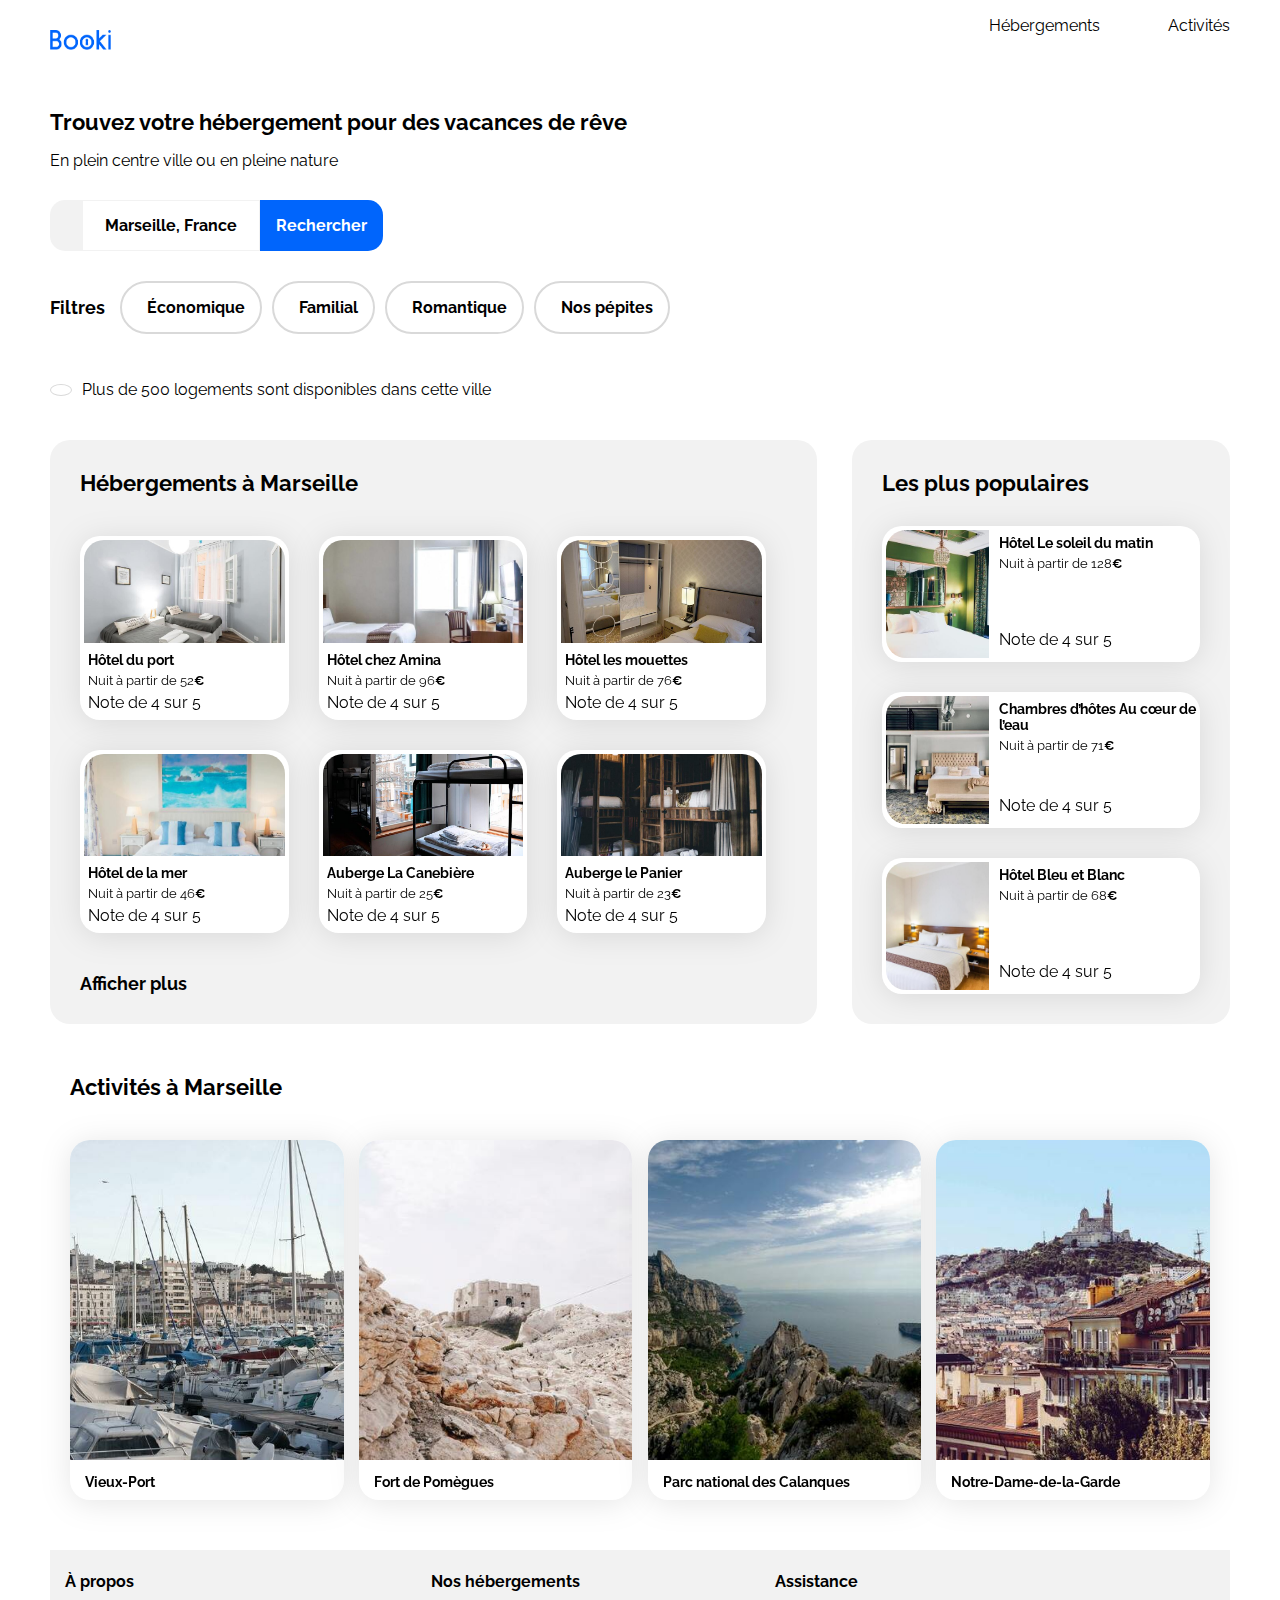
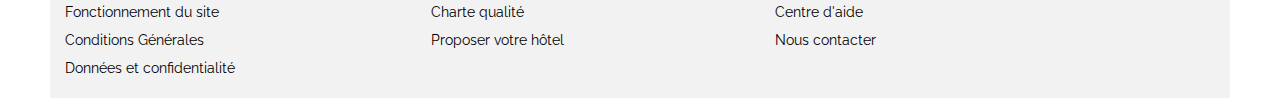
<file: index.html>
<!DOCTYPE html>
<html lang="fr">

<head>
    <meta charset="UTF-8">
    <meta name="viewport" content="width=device-width, initial-scale=1.0">
    <title>Booki</title>
    <link rel="preconnect" href="https://fonts.googleapis.com">
    <link rel="preconnect" href="https://fonts.gstatic.com" crossorigin>
    <link href="https://fonts.googleapis.com/css2?family=Raleway:wght@400;500;700&display=swap" rel="stylesheet">
    <link rel="stylesheet" href="https://cdnjs.cloudflare.com/ajax/libs/font-awesome/6.2.1/css/all.min.css"
        integrity="sha512-MV7K8+y+gLIBoVD59lQIYicR65iaqukzvf/nwasF0nqhPay5w/9lJmVM2hMDcnK1OnMGCdVK+iQrJ7lzPJQd1w=="
        crossorigin="anonymous" referrerpolicy="no-referrer">
    <link rel="stylesheet" href="./css/style.css">
</head>

<body>
    <div class="main-container">
        <div class="warning-banner">    <!--bannière d'avertissement pour les écrans de moins de 320px de largeur-->
            <i class="fa-solid fa-triangle-exclamation"></i>
            <strong> Attention, cette page n'est pas optimisée pour les écrans de largeur inférieure à 320 pixels !!</strong>
        </div>
        <header>
            <img class="logo" src="images/logo/Booki.png" alt="Logo">
            <nav class="header-nav">
                <a href="#hebergements">Hébergements</a>
                <a href="#activites">Activités</a>
            </nav>
        </header>
        <main>
            <div class="main-title">
                <h1 class="section-title">Trouvez votre hébergement pour des vacances de rêve</h1>
                <p>En plein centre ville ou en pleine nature</p>
            </div>
            <form class="search-form">
                <div class="search-bar">
                    <button class="location-button">
                        <i class="fa-solid fa-location-dot"></i>
                    </button>
                    <input class="search-input" type="text" name="search-input" id="search-input" placeholder="Marseille, France">
                    <button class="search-button search-button-text">Rechercher</button>
                    <button class="search-button search-button-icon">   <!-- bouton pour la version mobile-->
                        <i class="fa-solid fa-magnifying-glass"></i>
                    </button>
                </div>
                <div class="filters-container">
                    <b>Filtres</b>
                        <div class="filters">
                            <a href="#"><i class="fa-solid fa-money-bill-wave"></i>Économique</a>
                            <a href="#"><i class="fa-solid fa-person"></i>Familial</a>
                            <a href="#"><i class="fa-solid fa-heart"></i>Romantique</a>
                            <a href="#"><i class="fa-solid fa-fire"></i>Nos pépites</a>
                        </div>
                </div>
                <div class="search-info">
                    <i class="fa-solid fa-info"></i>
                    <p>Plus de 500 logements sont disponibles dans cette ville</p>
                </div>
            </form>
            <div class="hebergements-and-populaires">
                <section id="hebergements" class="hebergements">
                    <h2 class="section-title">Hébergements à Marseille</h2>
                    <div class="hebergements-cards">
                        <a href="#">
                            <article class="card">
                                <img src="./images/hebergements/fred-kleber.jpg" alt="Image de la chambre d'hôtel montrant un lit">
                                <div class="card-content">
                                    <div class="card-txt">
                                        <h3 class="card-title">Hôtel du port</h3>
                                        <p class="card-subtitle">Nuit à partir de 52<span class="euro">€</span></p>
                                    </div>
                                    <div class="card-rating">
                                        <i class="fa-xs fa-solid fa-star" aria-hidden="true"></i>
                                        <i class="fa-xs fa-solid fa-star" aria-hidden="true"></i>
                                        <i class="fa-xs fa-solid fa-star" aria-hidden="true"></i>
                                        <i class="fa-xs fa-solid fa-star" aria-hidden="true"></i>
                                        <i class="fa-xs fa-solid fa-star neutral-star" aria-hidden="true"></i>
                                        <span class="sr-only">Note de 4 sur 5</span>
                                    </div>
                                </div>
                            </article>
                        </a>
                        <a href="#">
                            <article class="card">
                                <img src="./images/hebergements/febrian-zakaria.jpg" alt="Image de la chambre d'hôtel montrant un lit">
                                <div class="card-content">
                                    <div class="card-txt">
                                        <h3 class="card-title">Hôtel chez Amina</h3>
                                        <p class="card-subtitle">Nuit à partir de 96<span class="euro">€</span></p>
                                    </div>
                                    <div class="card-rating">
                                        <i class="fa-xs fa-solid fa-star" aria-hidden="true"></i>
                                        <i class="fa-xs fa-solid fa-star" aria-hidden="true"></i>
                                        <i class="fa-xs fa-solid fa-star" aria-hidden="true"></i>
                                        <i class="fa-xs fa-solid fa-star" aria-hidden="true"></i>
                                        <i class="fa-xs fa-solid fa-star neutral-star" aria-hidden="true"></i>
                                        <span class="sr-only">Note de 4 sur 5</span>
                                    </div>
                                </div>
                            </article>
                        </a>
                        <a href="#">
                            <article class="card">
                                <img src="./images/hebergements/reisetopia.jpg" alt="Image de la chambre d'hôtel montrant un lit">
                                <div class="card-content">
                                    <div class="card-txt">
                                        <h3 class="card-title">Hôtel les mouettes</h3>
                                        <p class="card-subtitle">Nuit à partir de 76<span class="euro">€</span></p>
                                    </div>
                                    <div class="card-rating">
                                        <i class="fa-xs fa-solid fa-star" aria-hidden="true"></i>
                                        <i class="fa-xs fa-solid fa-star" aria-hidden="true"></i>
                                        <i class="fa-xs fa-solid fa-star" aria-hidden="true"></i>
                                        <i class="fa-xs fa-solid fa-star" aria-hidden="true"></i>
                                        <i class="fa-xs fa-solid fa-star neutral-star" aria-hidden="true"></i>
                                        <span class="sr-only">Note de 4 sur 5</span>
                                    </div>
                                </div>
                            </article>
                        </a>
                        <a href="#">
                            <article class="card">
                                <img src="./images/hebergements/annie-spratt.jpg" alt="Image de la chambre d'hôtel montrant un lit">
                                <div class="card-content">
                                    <div class="card-txt">
                                        <h3 class="card-title">Hôtel de la mer</h3>
                                        <p class="card-subtitle">Nuit à partir de 46<span class="euro">€</span></p>
                                    </div>
                                    <div class="card-rating">
                                        <i class="fa-xs fa-solid fa-star" aria-hidden="true"></i>
                                        <i class="fa-xs fa-solid fa-star" aria-hidden="true"></i>
                                        <i class="fa-xs fa-solid fa-star" aria-hidden="true"></i>
                                        <i class="fa-xs fa-solid fa-star" aria-hidden="true"></i>
                                        <i class="fa-xs fa-solid fa-star neutral-star" aria-hidden="true"></i>
                                        <span class="sr-only">Note de 4 sur 5</span>
                                    </div>
                                </div>
                            </article>
                        </a>
                        <a href="#">
                            <article class="card">
                                <img src="./images/hebergements/marcus-loke.jpg" alt="Image de la chambre d'hôtel montrant un lit">
                                <div class="card-content">
                                    <div class="card-txt">
                                        <h3 class="card-title">Auberge La Canebière</h3>
                                        <p class="card-subtitle">Nuit à partir de 25<span class="euro">€</span></p>
                                    </div>
                                    <div class="card-rating">
                                        <i class="fa-xs fa-solid fa-star" aria-hidden="true"></i>
                                        <i class="fa-xs fa-solid fa-star" aria-hidden="true"></i>
                                        <i class="fa-xs fa-solid fa-star" aria-hidden="true"></i>
                                        <i class="fa-xs fa-solid fa-star" aria-hidden="true"></i>
                                        <i class="fa-xs fa-solid fa-star neutral-star" aria-hidden="true"></i>
                                        <span class="sr-only">Note de 4 sur 5</span>
                                    </div>
                                </div>
                            </article>
                        </a>
                        <a href="#">
                            <article class="card">
                                <img src="./images/hebergements/nicate-lee.jpg" alt="Image de la chambre d'hôtel montrant un lit">
                                <div class="card-content">
                                    <div class="card-txt">
                                        <h3 class="card-title">Auberge le Panier</h3>
                                        <p class="card-subtitle">Nuit à partir de 23<span class="euro">€</span></p>
                                    </div>
                                    <div class="card-rating">
                                        <i class="fa-xs fa-solid fa-star" aria-hidden="true"></i>
                                        <i class="fa-xs fa-solid fa-star" aria-hidden="true"></i>
                                        <i class="fa-xs fa-solid fa-star" aria-hidden="true"></i>
                                        <i class="fa-xs fa-solid fa-star" aria-hidden="true"></i>
                                        <i class="fa-xs fa-solid fa-star neutral-star" aria-hidden="true"></i>
                                        <span class="sr-only">Note de 4 sur 5</span>
                                    </div>
                                </div>
                            </article>
                        </a>
                    </div>
                    <a href="#"><b>Afficher plus</b></a>
                </section>
                <section class="populaires">    <!-- section ou aside ? -->
                    <div class="populaires-title">
                        <h2 class="section-title">Les plus populaires</h2>
                        <i class="fa-solid fa-chart-line" aria-hidden="true"></i>
                    </div>
                    <div class="populaires-cards">
                        <a href="#">
                            <article class="card">
                                <img src="./images/hebergements/emile-guillemot.jpg" alt="Image de la chambre d'hôtel montrant un lit">
                                <div class="card-content">
                                    <div class="card-txt">
                                        <h3 class="card-title">Hôtel Le soleil du matin</h3>
                                        <p class="card-subtitle">Nuit à partir de 128<span class="euro">€</span></p>
                                    </div>
                                    <div class="card-rating">
                                        <i class="fa-xs fa-solid fa-star" aria-hidden="true"></i>
                                        <i class="fa-xs fa-solid fa-star" aria-hidden="true"></i>
                                        <i class="fa-xs fa-solid fa-star" aria-hidden="true"></i>
                                        <i class="fa-xs fa-solid fa-star" aria-hidden="true"></i>
                                        <i class="fa-xs fa-solid fa-star neutral-star" aria-hidden="true"></i>
                                        <span class="sr-only">Note de 4 sur 5</span>
                                    </div>
                                </div>
                            </article>
                        </a>
                        <a href="#">
                            <article class="card">
                                <img src="./images/hebergements/aw-creative.jpg" alt="Image de la chambre d'hôtel montrant un lit">
                                <div class="card-content">
                                    <div class="card-txt">
                                        <h3 class="card-title">Chambres d’hôtes Au cœur de l’eau</h3>
                                        <p class="card-subtitle">Nuit à partir de 71<span class="euro">€</span></p>
                                    </div>
                                    <div class="card-rating">
                                        <i class="fa-xs fa-solid fa-star" aria-hidden="true"></i>
                                        <i class="fa-xs fa-solid fa-star" aria-hidden="true"></i>
                                        <i class="fa-xs fa-solid fa-star" aria-hidden="true"></i>
                                        <i class="fa-xs fa-solid fa-star" aria-hidden="true"></i>
                                        <i class="fa-xs fa-solid fa-star neutral-star" aria-hidden="true"></i>
                                        <span class="sr-only">Note de 4 sur 5</span>
                                    </div>
                                </div>
                            </article>
                        </a>
                        <a href="#">
                            <article class="card">
                                <img src="./images/hebergements/febrian-zakaria2.jpg" alt="Image de la chambre d'hôtel montrant un lit">
                                <div class="card-content">
                                    <div class="card-txt">
                                        <h3 class="card-title">Hôtel Bleu et Blanc</h3>
                                        <p class="card-subtitle">Nuit à partir de 68<span class="euro">€</span></p>
                                    </div>
                                    <div class="card-rating">
                                        <i class="fa-xs fa-solid fa-star" aria-hidden="true"></i>
                                        <i class="fa-xs fa-solid fa-star" aria-hidden="true"></i>
                                        <i class="fa-xs fa-solid fa-star" aria-hidden="true"></i>
                                        <i class="fa-xs fa-solid fa-star" aria-hidden="true"></i>
                                        <i class="fa-xs fa-solid fa-star neutral-star" aria-hidden="true"></i>
                                        <span class="sr-only">Note de 4 sur 5</span>
                                    </div>
                                </div>
                            </article>
                        </a>
                    </div>
                </section>
            </div>
            <section id="activites" class="activites">
                <h2 class="section-title">Activités à Marseille</h2>
                <div class="activites-cards">
                    <a href="#">
                        <article class="card">
                            <img src="./images/activites/reno-laithienne.jpg" alt="Image du Vieux-Port">
                            <div class="card-content">
                                <div class="card-txt">
                                    <h3 class="card-title">Vieux-Port</h3>
                                </div>
                            </div>
                        </article>
                    </a>
                    <a href="#">
                        <article class="card">
                            <img src="./images/activites/paul-hermann.jpg" alt="Image du fort de Pomègues">
                            <div class="card-content">
                                <div class="card-txt">
                                    <h3 class="card-title">Fort de Pomègues</h3>
                                </div>
                            </div>
                        </article>
                    </a>
                    <a href="#">
                        <article class="card">
                            <img src="./images/activites/kilyan-sockalingum.jpg" alt="Image du parc national des Calanques">
                            <div class="card-content">
                                <div class="card-txt">
                                    <h3 class="card-title">Parc national des Calanques</h3>
                                </div>
                            </div>
                        </article>
                    </a>
                    <a href="#">
                        <article class="card">
                            <img src="./images/activites/florian-wehde.jpg" alt="Image de Notre-Dame-de-la-Garde">
                            <div class="card-content">
                                <div class="card-txt">
                                    <h3 class="card-title">Notre-Dame-de-la-Garde</h3>
                                </div>
                            </div>
                        </article>
                    </a>
                </div>
            </section>
        </main>
        <footer>
            <nav class="footer-nav">
                <ul>
                    <li><h2>À propos</h2></li>
                    <li><a href="#">Fonctionnement du site</a></li>
                    <li><a href="#">Conditions Générales</a></li>
                    <li><a href="#">Données et confidentialité</a></li>
                </ul>
                <ul>
                    <li><h2>Nos hébergements</h2></li>
                    <li><a href="#">Charte qualité</a></li>
                    <li><a href="#">Proposer votre hôtel</a></li>
                </ul>
                <ul>
                    <li><h2>Assistance</h2></li>
                    <li><a href="#">Centre d'aide</a></li>
                    <li><a href="#">Nous contacter</a></li>
                </ul>
            </nav>
        </footer>
    </div>
</body>

</html>
</file>
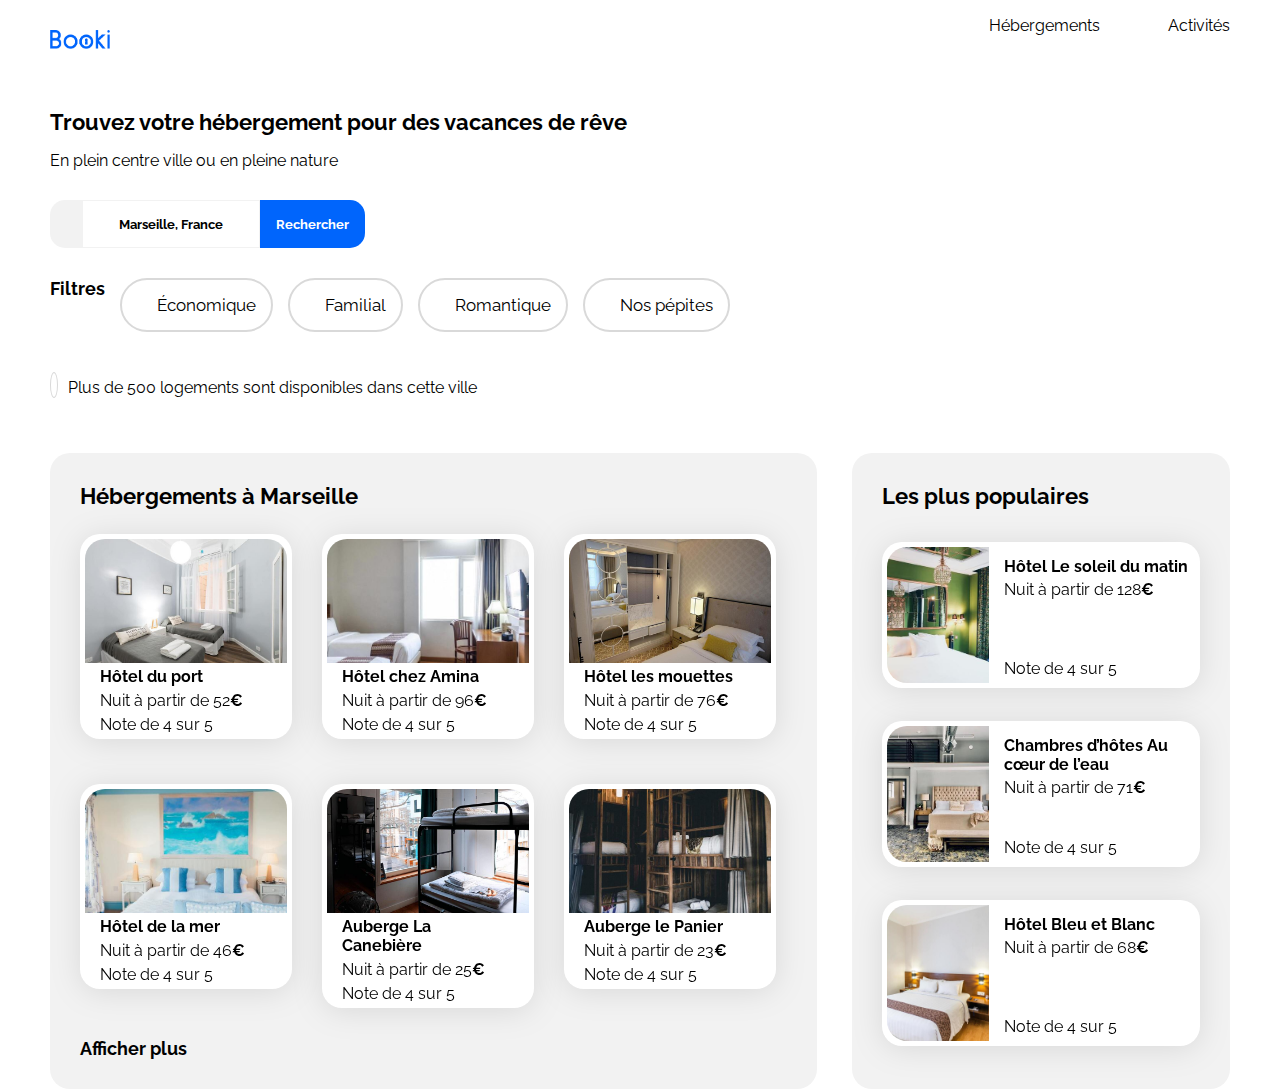
<file: P2/index.html>
<!DOCTYPE html>
<html lang="fr">

<head>
    <meta charset="UTF-8">
    <meta name="viewport" content="width=device-width, initial-scale=1.0">
    <title>Booki</title>
    <link rel="preconnect" href="https://fonts.googleapis.com">
    <link rel="preconnect" href="https://fonts.gstatic.com" crossorigin>
    <link href="https://fonts.googleapis.com/css2?family=Raleway:wght@400;500;700&display=swap" rel="stylesheet">
    <link rel="stylesheet" href="https://cdnjs.cloudflare.com/ajax/libs/font-awesome/6.2.1/css/all.min.css"
        integrity="sha512-MV7K8+y+gLIBoVD59lQIYicR65iaqukzvf/nwasF0nqhPay5w/9lJmVM2hMDcnK1OnMGCdVK+iQrJ7lzPJQd1w=="
        crossorigin="anonymous" referrerpolicy="no-referrer" />
    <link rel="stylesheet" href="./css/style.css">
</head>

<body>
    <div class="main-container">
        <header>
            <img class="logo" src="images/logo/Booki.png" alt="Logo">
            <nav>
                <a href="#hebergements">Hébergements</a>
                <a href="#activites">Activités</a>
            </nav>
        </header>
        <main>
            <h1 class="section-title">Trouvez votre hébergement pour des vacances de rêve</h1>
            <p>En plein centre ville ou en pleine nature</p>
            <form class="search-form" method="get" action="">
                <div class="search-bar">
                    <button class="location-button">
                        <i class="fa-solid fa-location-dot"></i>
                    </button>
                    <input type="text" name="search-input" id="search-input" placeholder="Marseille, France">
                    <button class="search-button search-button-text">Rechercher</button>
                    <button class="search-button search-button-icon">
                        <i class="fa-solid fa-magnifying-glass"></i>
                    </button>
                </div>
                <div class="filters">
                    <h3>Filtres</h3>
                    <div>
                        <i class="fa-solid fa-money-bill-wave"></i>
                        <a href="#">Économique</a>
                    </div>
                    <div>
                        <i class="fa-solid fa-person"></i>
                        <a href="#">Familial</a>
                    </div>
                    <div>
                        <i class="fa-solid fa-heart"></i>
                        <a href="#">Romantique</a>
                    </div>
                    <div>
                        <i class="fa-solid fa-fire"></i>
                        <a href="#">Nos pépites</a>
                    </div>
                </div>
                <p><i class="fa-solid fa-info"></i>Plus de 500 logements sont disponibles dans cette ville</p>
            </form>
            <div class="hebergements-and-populaires">
                <section id="hebergements" class="hebergements">
                    <h2 class="section-title">Hébergements à Marseille</h2>
                    <div class="hebergements-cards">
                        <a href="#">
                            <article class="card">
                                <img src="./images/hebergements/fred-kleber.jpg" alt="Image de la chambre d'hôtel montrant un lit">
                                <div class="card-content">
                                    <div class="card-txt">
                                        <h3 class="card-title">Hôtel du port</h3>
                                        <p class="card-subtitle">Nuit à partir de 52<span class="euro">€</span></p>
                                    </div>
                                    <div class="card-rating">
                                        <i class="fa-xs fa-solid fa-star" aria-hidden="true"></i>
                                        <i class="fa-xs fa-solid fa-star" aria-hidden="true"></i>
                                        <i class="fa-xs fa-solid fa-star" aria-hidden="true"></i>
                                        <i class="fa-xs fa-solid fa-star" aria-hidden="true"></i>
                                        <i class="fa-xs fa-solid fa-star neutral-star" aria-hidden="true"></i>
                                        <span class="sr-only">Note de 4 sur 5</span>
                                    </div>
                                </div>
                            </article>
                        </a>
                        <a href="#">
                            <article class="card">
                                <img src="./images/hebergements/febrian-zakaria.jpg" alt="Image de la chambre d'hôtel montrant un lit">
                                <div class="card-content">
                                    <div class="card-txt">
                                        <h3 class="card-title">Hôtel chez Amina</h3>
                                        <p class="card-subtitle">Nuit à partir de 96<span class="euro">€</span></p>
                                    </div>
                                    <div class="card-rating">
                                        <i class="fa-xs fa-solid fa-star" aria-hidden="true"></i>
                                        <i class="fa-xs fa-solid fa-star" aria-hidden="true"></i>
                                        <i class="fa-xs fa-solid fa-star" aria-hidden="true"></i>
                                        <i class="fa-xs fa-solid fa-star" aria-hidden="true"></i>
                                        <i class="fa-xs fa-solid fa-star neutral-star" aria-hidden="true"></i>
                                        <span class="sr-only">Note de 4 sur 5</span>
                                    </div>
                                </div>
                            </article>
                        </a>
                        <a href="#">
                            <article class="card">
                                <img src="./images/hebergements/reisetopia.jpg" alt="Image de la chambre d'hôtel montrant un lit">
                                <div class="card-content">
                                    <div class="card-txt">
                                        <h3 class="card-title">Hôtel les mouettes</h3>
                                        <p class="card-subtitle">Nuit à partir de 76<span class="euro">€</span></p>
                                    </div>
                                    <div class="card-rating">
                                        <i class="fa-xs fa-solid fa-star" aria-hidden="true"></i>
                                        <i class="fa-xs fa-solid fa-star" aria-hidden="true"></i>
                                        <i class="fa-xs fa-solid fa-star" aria-hidden="true"></i>
                                        <i class="fa-xs fa-solid fa-star" aria-hidden="true"></i>
                                        <i class="fa-xs fa-solid fa-star neutral-star" aria-hidden="true"></i>
                                        <span class="sr-only">Note de 4 sur 5</span>
                                    </div>
                                </div>
                            </article>
                        </a>
                        <a href="#">
                            <article class="card">
                                <img src="./images/hebergements/annie-spratt.jpg" alt="Image de la chambre d'hôtel montrant un lit">
                                <div class="card-content">
                                    <div class="card-txt">
                                        <h3 class="card-title">Hôtel de la mer</h3>
                                        <p class="card-subtitle">Nuit à partir de 46<span class="euro">€</span></p>
                                    </div>
                                    <div class="card-rating">
                                        <i class="fa-xs fa-solid fa-star" aria-hidden="true"></i>
                                        <i class="fa-xs fa-solid fa-star" aria-hidden="true"></i>
                                        <i class="fa-xs fa-solid fa-star" aria-hidden="true"></i>
                                        <i class="fa-xs fa-solid fa-star" aria-hidden="true"></i>
                                        <i class="fa-xs fa-solid fa-star neutral-star" aria-hidden="true"></i>
                                        <span class="sr-only">Note de 4 sur 5</span>
                                    </div>
                                </div>
                            </article>
                        </a>
                        <a href="#">
                            <article class="card">
                                <img src="./images/hebergements/marcus-loke.jpg" alt="Image de la chambre d'hôtel montrant un lit">
                                <div class="card-content">
                                    <div class="card-txt">
                                        <h3 class="card-title">Auberge La Canebière</h3>
                                        <p class="card-subtitle">Nuit à partir de 25<span class="euro">€</span></p>
                                    </div>
                                    <div class="card-rating">
                                        <i class="fa-xs fa-solid fa-star" aria-hidden="true"></i>
                                        <i class="fa-xs fa-solid fa-star" aria-hidden="true"></i>
                                        <i class="fa-xs fa-solid fa-star" aria-hidden="true"></i>
                                        <i class="fa-xs fa-solid fa-star" aria-hidden="true"></i>
                                        <i class="fa-xs fa-solid fa-star neutral-star" aria-hidden="true"></i>
                                        <span class="sr-only">Note de 4 sur 5</span>
                                    </div>
                                </div>
                            </article>
                        </a>
                        <a href="#">
                            <article class="card">
                                <img src="./images/hebergements/nicate-lee.jpg" alt="Image de la chambre d'hôtel montrant un lit">
                                <div class="card-content">
                                    <div class="card-txt">
                                        <h3 class="card-title">Auberge le Panier</h3>
                                        <p class="card-subtitle">Nuit à partir de 23<span class="euro">€</span></p>
                                    </div>
                                    <div class="card-rating">
                                        <i class="fa-xs fa-solid fa-star" aria-hidden="true"></i>
                                        <i class="fa-xs fa-solid fa-star" aria-hidden="true"></i>
                                        <i class="fa-xs fa-solid fa-star" aria-hidden="true"></i>
                                        <i class="fa-xs fa-solid fa-star" aria-hidden="true"></i>
                                        <i class="fa-xs fa-solid fa-star neutral-star" aria-hidden="true"></i>
                                        <span class="sr-only">Note de 4 sur 5</span>
                                    </div>
                                </div>
                            </article>
                        </a>
                    </div>
                    <a href="#"><h3>Afficher plus</h3></a>
                </section>
                <section class="populaires">
                    <div class="populaires-title">
                        <h2 class="section-title">Les plus populaires</h2>
                        <i class="fa-solid fa-chart-line" aria-hidden="true"></i>
                    </div>
                    <div class="populaires-cards">
                        <a href="#">
                            <article class="card">
                                <img src="./images/hebergements/emile-guillemot.jpg" alt="Image de la chambre d'hôtel montrant un lit">
                                <div class="card-content">
                                    <div class="card-txt">
                                        <h3 class="card-title">Hôtel Le soleil du matin</h3>
                                        <p class="card-subtitle">Nuit à partir de 128<span class="euro">€</span></p>
                                    </div>
                                    <div class="card-rating">
                                        <i class="fa-xs fa-solid fa-star" aria-hidden="true"></i>
                                        <i class="fa-xs fa-solid fa-star" aria-hidden="true"></i>
                                        <i class="fa-xs fa-solid fa-star" aria-hidden="true"></i>
                                        <i class="fa-xs fa-solid fa-star" aria-hidden="true"></i>
                                        <i class="fa-xs fa-solid fa-star neutral-star" aria-hidden="true"></i>
                                        <span class="sr-only">Note de 4 sur 5</span>
                                    </div>
                                </div>
                            </article>
                        </a>
                        <a href="#">
                                <article class="card">
                                    <img src="./images/hebergements/aw-creative.jpg" alt="Image de la chambre d'hôtel montrant un lit">
                                    <div class="card-content">
                                        <div class="card-txt">
                                            <h3 class="card-title">Chambres d’hôtes Au cœur de l’eau</h3>
                                            <p class="card-subtitle">Nuit à partir de 71<span class="euro">€</span></p>
                                        </div>
                                        <div class="card-rating">
                                            <i class="fa-xs fa-solid fa-star" aria-hidden="true"></i>
                                            <i class="fa-xs fa-solid fa-star" aria-hidden="true"></i>
                                            <i class="fa-xs fa-solid fa-star" aria-hidden="true"></i>
                                            <i class="fa-xs fa-solid fa-star" aria-hidden="true"></i>
                                            <i class="fa-xs fa-solid fa-star neutral-star" aria-hidden="true"></i>
                                            <span class="sr-only">Note de 4 sur 5</span>
                                        </div>
                                    </div>
                                </article>
                        </a>
                        <a href="#">
                            <article class="card">
                                <img src="./images/hebergements/febrian-zakaria2.jpg" alt="Image de la chambre d'hôtel montrant un lit">
                                <div class="card-content">
                                    <div class="card-txt">
                                        <h3 class="card-title">Hôtel Bleu et Blanc</h3>
                                        <p class="card-subtitle">Nuit à partir de 68<span class="euro">€</span></p>
                                    </div>
                                    <div class="card-rating">
                                        <i class="fa-xs fa-solid fa-star" aria-hidden="true"></i>
                                        <i class="fa-xs fa-solid fa-star" aria-hidden="true"></i>
                                        <i class="fa-xs fa-solid fa-star" aria-hidden="true"></i>
                                        <i class="fa-xs fa-solid fa-star" aria-hidden="true"></i>
                                        <i class="fa-xs fa-solid fa-star neutral-star" aria-hidden="true"></i>
                                        <span class="sr-only">Note de 4 sur 5</span>
                                    </div>
                                </div>
                            </article>
                        </a>
                    </div>
                </section>
            </div>
            <section id="activites" class="activites">

            </section>
        </main>
        <footer>
            
        </footer>
    </div>
</body>

</html>
</file>
<file: css/style.css>
/****** General ***********/

:root {
    --main-color: #0065FC;
    --main-bg-color: #F2F2F2;
    --filter-bg-color: #DEEBFF;
}

* {
    font-family: 'Raleway', sans-serif;
}

.fa-solid {
    color: var(--main-color);
}

body {
    margin: 0;
    display: flex;
    justify-content: center;
}

.main-container {
    width: 100%;
    max-width: 1440px;  /* limite du contenu pour les trés grands écrans */
    padding: 0 50px;
    box-sizing: border-box;
}

a {     /* reset du style des liens par défaut */
    color: inherit;
    text-decoration: none;
}

b {
    font-size: 18px;
    font-weight: bold;
}

.warning-banner {   
    display: none;  /* dissimulation de la bannière d'avertissement */
}

/****** Header ***********/

header {
    height: 79px;
    display: flex;
    justify-content: space-between;
    margin-bottom: 30px;
}

.logo {
    width: 61px;
    height: 20px;
    margin: 30px 50px 30px 0;
}

.header-nav {
    display: flex;
    gap: 68px;
}

.header-nav a {
    padding-top: 16px;
}

.header-nav a:hover {   /* Pour l'effet d'onlget bleu au survol */
    color: var(--main-color);
    border-top: 2px solid var(--main-color);
}

.section-title {
    margin: 0;
    font-size: 22px;
}

.search-form {
    display: flex;
    flex-flow: column;
    gap: 30px;
    margin: 30px 0 25px 0;
}

.search-bar {
    display: flex;
}

.location-button {
    display: flex;
    padding: 16px;
    border: none;
    border-radius: 15px 0 0 15px;
    background: var(--main-bg-color);
    cursor: pointer;
}

.fa-location-dot {
    color: #000000;
}

.search-input {
    border: 1px solid var(--main-bg-color);
}

.search-input::placeholder {
    color: #000000;
    opacity: 1;         /* reset sur l'opacité pour Firefox */
    font-weight: bold;
    font-size: 16px;
    text-align: center;
}

.search-input:focus {
    outline: none;      /* reset du style de la barre de recherche */
}

.search-button {
    color: #ffffff;
    font-weight: bold;
    font-size: 16px;
    padding: 16px;
    background: var(--main-color);
    border: none;
    border-radius: 0 15px 15px 0;
    cursor: pointer;
}

.search-button-icon {
    display: none;      /* dissimulation du bouton-icône */ 
}

.filters-container {
    display: flex;
    align-items: center;
    gap: 15px;
}

.filters {
    display: flex;
    gap: 20px 10px ;
}

.filters a {
    border: 2px solid #d9d9d9;
    border-radius: 30px;
    padding: 15px;
    font-weight: bold;
}

.filters i {
    padding-right: 10px;
}

.search-info {
    display: flex;
    align-items: center;
}

.fa-info {
    box-sizing: border-box;
    border: 1px solid #d9d9d9;
    padding: 5px 10px;
    margin-right: 10px;
    border-radius: 50%;
    text-align: center;
}

.filters a:hover{
    background: var(--filter-bg-color);   /* changement de couleur des filtres au survol */
}

.card {
    background-color: white;
    border-radius: 20px;
    padding: 4px;
    filter: drop-shadow(0px 3px 15px rgba(0, 0, 0, 0.1));
}

.card img {
    object-fit: cover;
}

.card-content {
    padding: 0 0 4px 4px;
}

.card-title {
    font-size: calc(10px + .3vw);   /* font-size responsive */
    margin: 5px 0 5px 0;
}

.card-subtitle {
    font-size: calc(9px + .3vw);    /* font-size responsive */ 
    margin: 5px 0 5px 0;
}

.euro {
    font-weight: 700;
}

.neutral-star {
    color: var(--main-bg-color)
}

/****** Hebergements And Populaires ***********/

.hebergements-and-populaires {
    display: flex;
    justify-content: space-between;
}

.hebergements-and-populaires section {
    background-color: var(--main-bg-color);
    border-radius: 20px;
    padding: 30px;
    box-sizing: border-box;
}

/****** Hebergements ***********/

.hebergements {
    display: flex;
    flex-flow: column;
    justify-content: space-between;
    width: 65%;
}
 
.hebergements-cards {
    display: flex;
    flex-flow: row wrap;
    gap: 30px;
}

.hebergements-cards a {
    width: 29.5%;
}

/*  Alternative avec grid ____________*/

/* .hebergements-cards {
    display: grid;
    grid-template-columns: repeat(3, 1fr);
    gap: 30px;
} */

/*____________________________________*/

.hebergements-cards img {
    width: 100%;
    height: 8vw;        /* hauteur responsive (pour la version flex de la section hébergements) */
    max-height: 124px;
    border-radius: 20px 20px 0 0;
}

/****** Populaires ***********/

.populaires {
    width: 32%;
}

.populaires-title {
    display: flex;
    justify-content: space-between;
    align-items: center;
}

.populaires-cards .card {
    display: flex;
    margin-top: 30px;
}

.populaires-cards img {
    width: 33%;
    height: 10vw;           /* hauteur responsive */
    max-height: 136px;
    border-top-left-radius: 20px;
    border-bottom-left-radius: 20px;
}

.populaires-cards .card-content {
    width: 67%;
    padding-left: 10px;
    display: flex;
    flex-direction: column;
    justify-content: space-between;
    box-sizing: border-box;
}

.populaires-cards .card-rating {
    margin-bottom: 5px;
}

/****** Activites ***********/

.activites {
    padding: 50px 20px 50px 20px;
    display: flex;
    flex-flow: column;
    gap: 40px;
}

.activites-cards {
    display: flex;
    justify-content: space-between;
}

.activites-cards a {
    width: 24%;
}

.activites .card {
    margin: 0;
    padding: 0;
    height: 100%;
}

.activites-cards img {
    width: 100%;
    height: 25vw;   /* hauteur responsive */
    max-height: 380px;
    border-radius: 20px 20px 0 0;
}

.activites .card-content {
    padding: 5px 5px 5px 15px;
}

/****** Footer ***********/

footer {
    background: var(--main-bg-color);
}

.footer-nav {
    display: flex;
    justify-content: space-between;
    width: 70%;
}

footer ul {
    list-style: none;      /* reset du style par défaut des listes */
    padding: 0 0 0 15px;
}

footer h2 {
    font-size: 16px;
    margin: 0;
}

footer li {
    line-height: 2;
    font-size: 14px;
}
 
/****** Media queries ***********/

/* Medium devices (tablets, less/equal than 1024px) */

@media (max-width: 1024px) {

    .filters-container {
        flex-flow: column;
        align-items: flex-start;
        gap: 20px;
    }

    .card-title {
        font-size: 14px;
    }

    .card-subtitle {
        font-size: 12.5px;
    }

    .hebergements-and-populaires {
        flex-direction: column;     /* changement de layout des sections hébergements et populaires */
    }

    .hebergements {
        width: 100%;
        gap: 30px;
    }

    .populaires {
        width: 100%;
        margin-top: 50px;
    }

    .populaires-cards {
        display: flex;
        justify-content: space-between;
    }

    .populaires-cards a {
        width: 32%;
    }
    .populaires-cards img {
        height: 14vw;       /* hauteur responsive */
    }

    .activites .card-content {
        display: flex;
        align-items: center;
    }

}

/* Small devices (phones, less than 768px) */

@media (max-width: 767.98px) {
    
    .main-container {
        padding: 0;
    }

    header {            /* changement de layout du header */ 
        flex-flow: column;
        margin: 0 0 20px 0;
        align-items: center;
    }

    .logo {
        margin: 20px 0 10px 0;
    }

    .header-nav {
        width: 100%;
        gap: 0;
    }

    .header-nav a {
        width: 50%;
        text-align: center;
        padding-bottom: 15px;
        border-bottom: 2px solid var(--main-bg-color);
    }

    .header-nav a:hover {       /* modification de l'onglet au survol */
        border-top: none;
        border-bottom: 2px solid var(--main-color);
    }

    .section-title {
        font-size: 19px;
    }

    .main-title {
        padding: 20px calc(15vw - 35px);    /* padding responsive */
    }

    .main-title p {
        font-size: 15px;
    }

    .search-form {
        align-items: center;
        margin: 0 0 15px 0;
        font-size: 15px;
        padding-inline: calc(15vw - 35px);   /* padding responsive */
    }

    .search-bar {
        width: 100%;
        max-width: 400px;
    }

    .search-input {
        flex-grow: 1;
    }

    .search-button-text {
        display: none;       /* dissimulation du bouton de recherche texte */
    }

    .search-button-icon {
        display: block;      /* affichage du bouton de recherche icône */
        margin-left: -10px;
        border-radius: 15px;
        box-shadow: 0px 5px 5px #00000067;
    }

    .filters-container {
        max-width: 450px;
    }

    .filters {          /* changement de layout des filtres */
        display: flex;
        flex-flow: wrap;
        justify-content: space-between;
    }

    .filters a {
        width: 35%;
        font-size: calc(12px + .4vw);   /* font-size responsive */
        flex-grow: 1;
    }

    .fa-magnifying-glass {
        color: #FFFFFF;
    }

    b {
        font-size: 17px;
    }

    .search-info {
        margin: 0 20px 0 0;
    }
    
    .hebergements-and-populaires {
        flex-flow: column-reverse;    /* inversement des sections hébergements et populaires */
    }

    .hebergements-and-populaires .populaires {
        border-radius: 0;
        padding-inline: calc(20vw - 50px);      /* padding responsive */ 
        margin: 0;
    }

    .hebergements-and-populaires .hebergements {
        padding-inline: calc(20vw - 50px);       /* padding responsive */ 
        background: #FFFFFF;
    }
    
    .populaires-cards {
        flex-flow: column;
    }

    .populaires-cards a {
        width: 100%;
    }

    .populaires-cards img {
        height: 146px;
    }

    .hebergements-cards {
        /* display: flex; */    /* Si la version desktop utilise grid */
        flex-flow: column;
        align-items: center;
        gap: 15px;
    }

    .hebergements-cards a {
        width: 100%;
    }

    .hebergements-cards img {
        height: 124px;
    }

    .activites {
        padding-inline: calc(20vw - 50px);     /* padding responsive */ 
    }

    .activites-cards {
        flex-flow: column;
        align-items: center;
        gap: 15px;
    }

    .activites-cards a {
        width: 100%;
    }

    .activites-cards img {
        height: 141px;
    }

    .footer-nav {
        flex-flow: column;
        padding-inline: calc(20vw - 50px);      /* padding responsive */ 
    }

}

/* Very small devices (phones, less than 320px) */

@media (max-width: 319.98px) {    /* affichage de la bannière pour les petits écrans */

    .warning-banner {
        display: flex;
        flex-flow: column;
        gap: 10px;
        align-items: center;
        text-align: center;
        padding: 10px;
        background: lightyellow;
        border-top: 4px solid red;
        border-bottom: 4px solid red;
    }

    .warning-banner .fa-triangle-exclamation {
        color: darkorange;
        border: 2px solid darkorange;
        border-radius: 50%;
        padding: 10px;
    }
}

/* Large devices (laptops and monitors, more than 1440px) */

@media (min-width: 1440px) {    /* limites des font-size responsives pour les trés grands écrans */

    h3.card-title {
        font-size: 15px;
    }

    p.card-subtitle {
        font-size: 14px;
    }
}
</file>
<file: P2/css/style.css>
/*** RESET ???? ***/





/****** General ***********/

/* * {outline: 1px solid red} */

:root {
    --main-color: #0065FC;
    --main-bg-color: #F2F2F2;
    --filter-bg-color: #DEEBFF;

    /* --critical-width: 320px */
    /* --phones-width: 767.98px; */
    /* --tablets-width: 1024px; */
    /* --desktop-width: 1440px; */
}

* {
    font-family: 'Raleway', sans-serif;
}

.fa-solid {
    color: var(--main-color);
}

body {
    margin: 0;
    display: flex;
    justify-content: center;
}

.main-container {
    width: 100%;
    max-width: 1440px;
    padding: 0 50px;
    box-sizing: border-box;
    background: white;
}


header {
    height: 79px;
    display: flex;
    justify-content: space-between;
    margin-bottom: 30px;
}

.logo {
    margin: 30px 50px 30px 0;
}

header nav {
    display: flex;
    gap: 68px;
}

header nav a {
    padding-top: 16px;
}

nav a:hover {
    color: var(--main-color);
    border-top: 2px solid var(--main-color);
}

a {
    color: inherit;
    text-decoration: none;
}

.section-title {
    margin: 0;
    font-size: 22px;
}

.search-form {
    display: flex;
    flex-flow: column;
    gap: 30px;
    margin: 30px 0 40px 0;
}

.search-bar {
    display: flex;
}

.location-button {
    display: flex;
    padding: 16px;
    border: none;
    border-radius: 15px 0 0 15px;
    background: var(--main-bg-color);
    cursor: pointer;
}

.fa-location-dot {
    color: #000000;
}

#search-input {
    width: fit-content;
    border: 1px solid var(--main-bg-color);
}

#search-input::placeholder {
    color: black;
    font-weight: bold;
    text-align: center;
}

#search-input:focus {
    outline: none;
}
.search-button {
    color: #FFFFFF;
    font-weight: bold;
    padding: 16px;
    background: var(--main-color);
    border: none;
    border-radius: 0 15px 15px 0;
    cursor: pointer;
}

.search-button-icon {
    display: none;
}

.filters {
    display: flex;
    gap: 15px;
}

h3 {
    font-size: 18px;
    margin: 0;
}

.filters > div {
    border: 2px solid #d9d9d9;
    border-radius: 30px;
    padding: 15px;
}

.filters > div >  a {
    font-size: 17px;
}

.filters i {
    padding-inline: 10px;
}

.fa-info {
    border: 1px solid #d9d9d9;
    width: 24px;
    height: 24px;
    padding: 5px 3px 0px 3px;
    margin-right: 10px;
    border-radius: 50%;
    text-align: center;
}

.filters > div:hover{
    background: var(--filter-bg-color);
}


.card {
    background-color: white;
    border-radius: 20px;
    padding: 5px;
    filter: drop-shadow(0px 3px 15px rgba(0, 0, 0, 0.1));
}

.card img {
    object-fit: cover;
}

.card-title {
    font-size: 16px;
}

.euro {
    font-weight: 700;
}

.neutral-star {
    color: var(--main-bg-color)
}

/****** Hebergements And Populaires ***********/
.hebergements-and-populaires {
    display: flex;
    justify-content: space-between;
}


.hebergements-and-populaires section {
    background-color: var(--main-bg-color);
    border-radius: 20px;
    padding: 30px;
    box-sizing: border-box;
}

/****** Hebergements ***********/


.hebergements {
    gap: 30px;
    width: 65%;
}
 
.hebergements-cards {
    display: flex;
    flex-flow: row wrap;
    gap: 30px;
    margin: 25px 0 15px 0;
}


.hebergements-cards a{
    width: 30%;
    margin: 0 0 15px 0;
}


.hebergements .card-content {
    padding: 0 15px 0 15px;
}

.hebergements-cards .card-subtitle {
    margin: 5px 0 5px 0;
}

.hebergements .card img {
    width: 100%;
    height: 124px;
    border-radius: 20px 20px 0 0;
}


/****** Populaires ***********/
.populaires {
    width: 32%;
}

.populaires-title {
    display: flex;
    justify-content: space-between;
    align-items: center;
}

.populaires-cards .card {
    display: flex;
    margin-top: 33px;
}

.populaires-cards img {
    width: 33%;
    height: 136px;
    border-top-left-radius: 20px;
    border-bottom-left-radius: 20px;
}

.populaires-cards .card-content {
    width: 67%;
    padding-left: 15px;
    display: flex;
    flex-direction: column;
    justify-content: space-between;
    box-sizing: border-box;
}

.populaires-cards .card-title {
    margin-top: 10px;
    margin-bottom: 4px;
}

.populaires-cards .card-subtitle {
    margin: 0;
}

.populaires-cards .card-rating {
    margin-bottom: 5px;
}


/****** Activites ***********/




/* Le code ci-dessous correspond à la version responsive uniquement */

/****** Media queries ***********/
/* Medium devices (tablets, less/equal than 1024px) */
@media (max-width: 1024px) {
    .hebergements-and-populaires {
        flex-direction: column;
    }

    .hebergements {
        width: 100%;
    }

    .populaires {
        width: 100%;
        margin-top: 50px;
    }

    .populaires-cards {
        display: flex;
        flex-direction: row;
        justify-content: space-between;
    }

    .populaires-cards a {
        width: 30%;
    }

    .populaires-cards .card-title {
        font-size: 14px;
    }

    .populaires-cards .card-subtitle {
        font-size: 13px;
    }
}

/* Small devices (phones, less than 768px) */
@media (max-width: 767.98px) {

    nav a:hover {
        border-top: none;
        border-bottom: 2px solid var(--main-color);
    }

    .search-button-text {
        display: none;
    }

    .search-button-icon {
        display: block;
        margin-left: -10px;
        border-radius: 15px;
        box-shadow: 0px 5px 5px#00000067;
    }
    
    .fa-magnifying-glass {
        color: #FFFFFF;
    }
}
</file>
